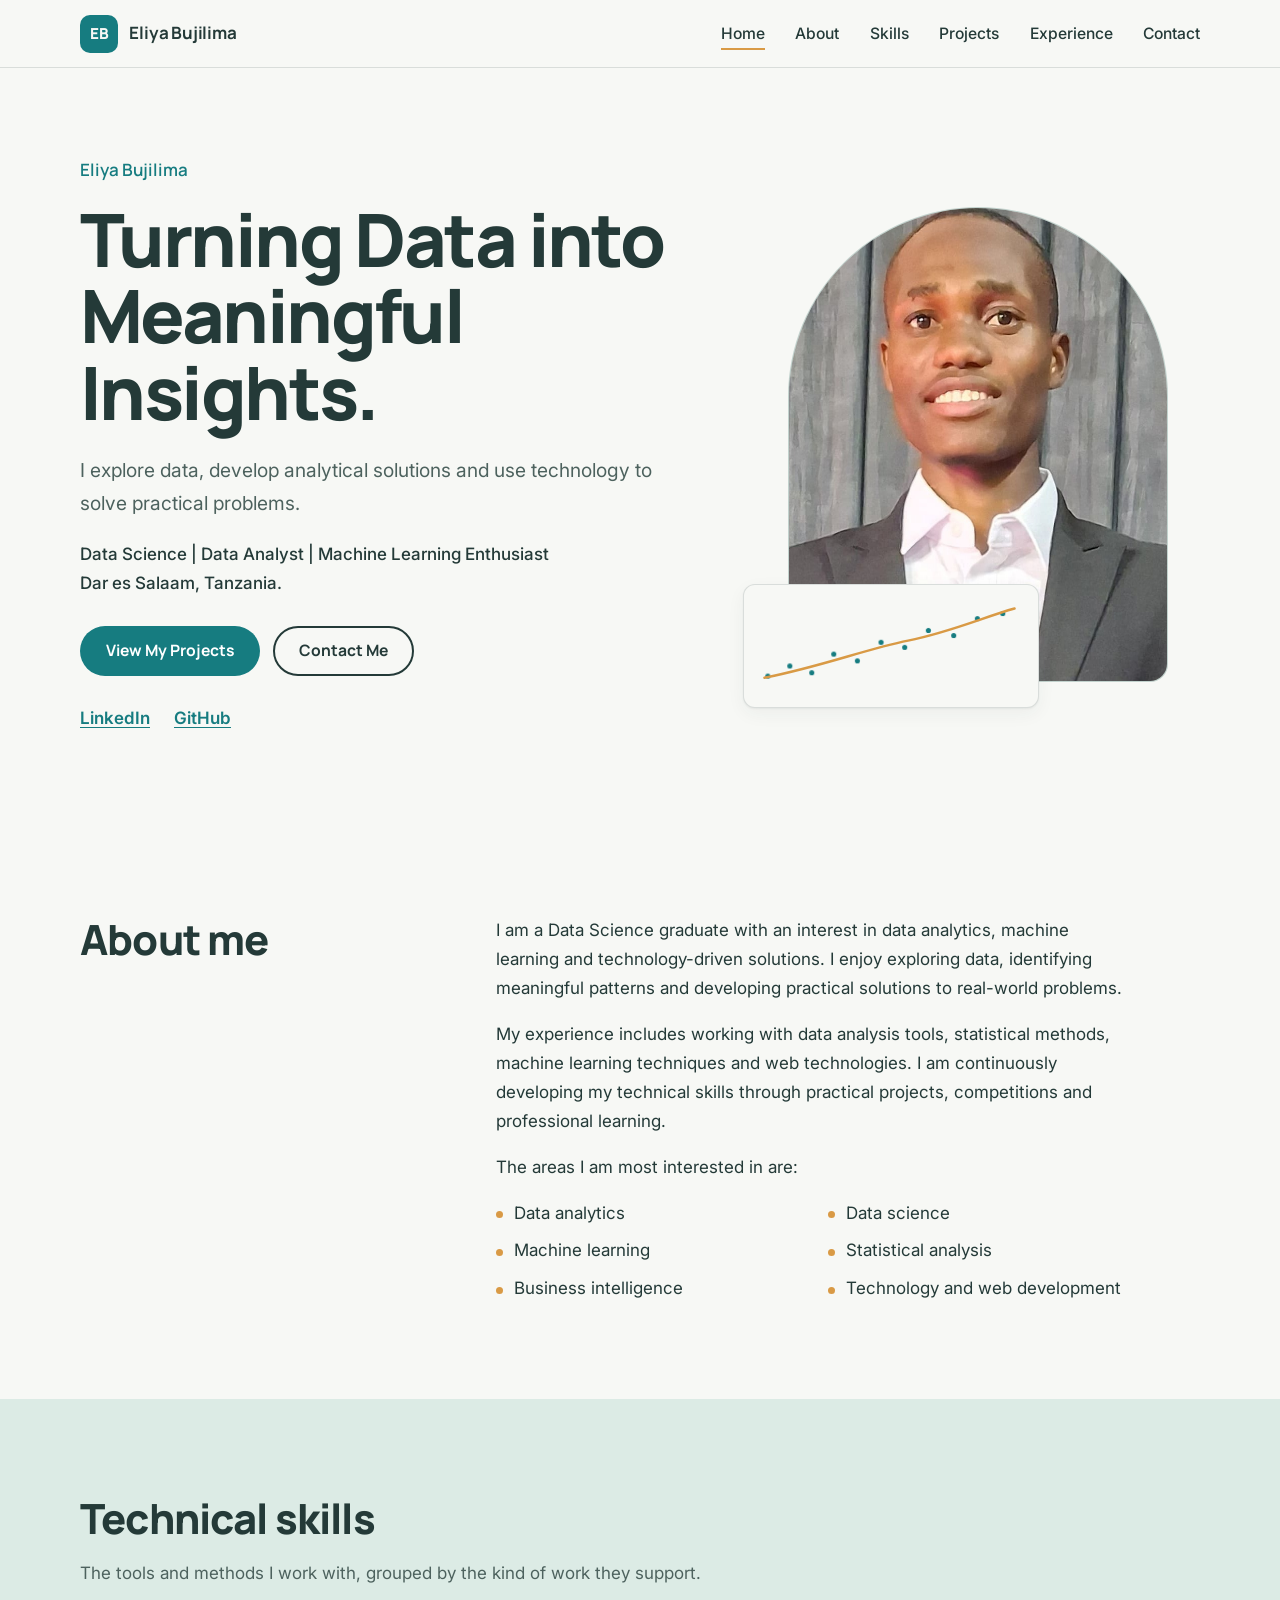
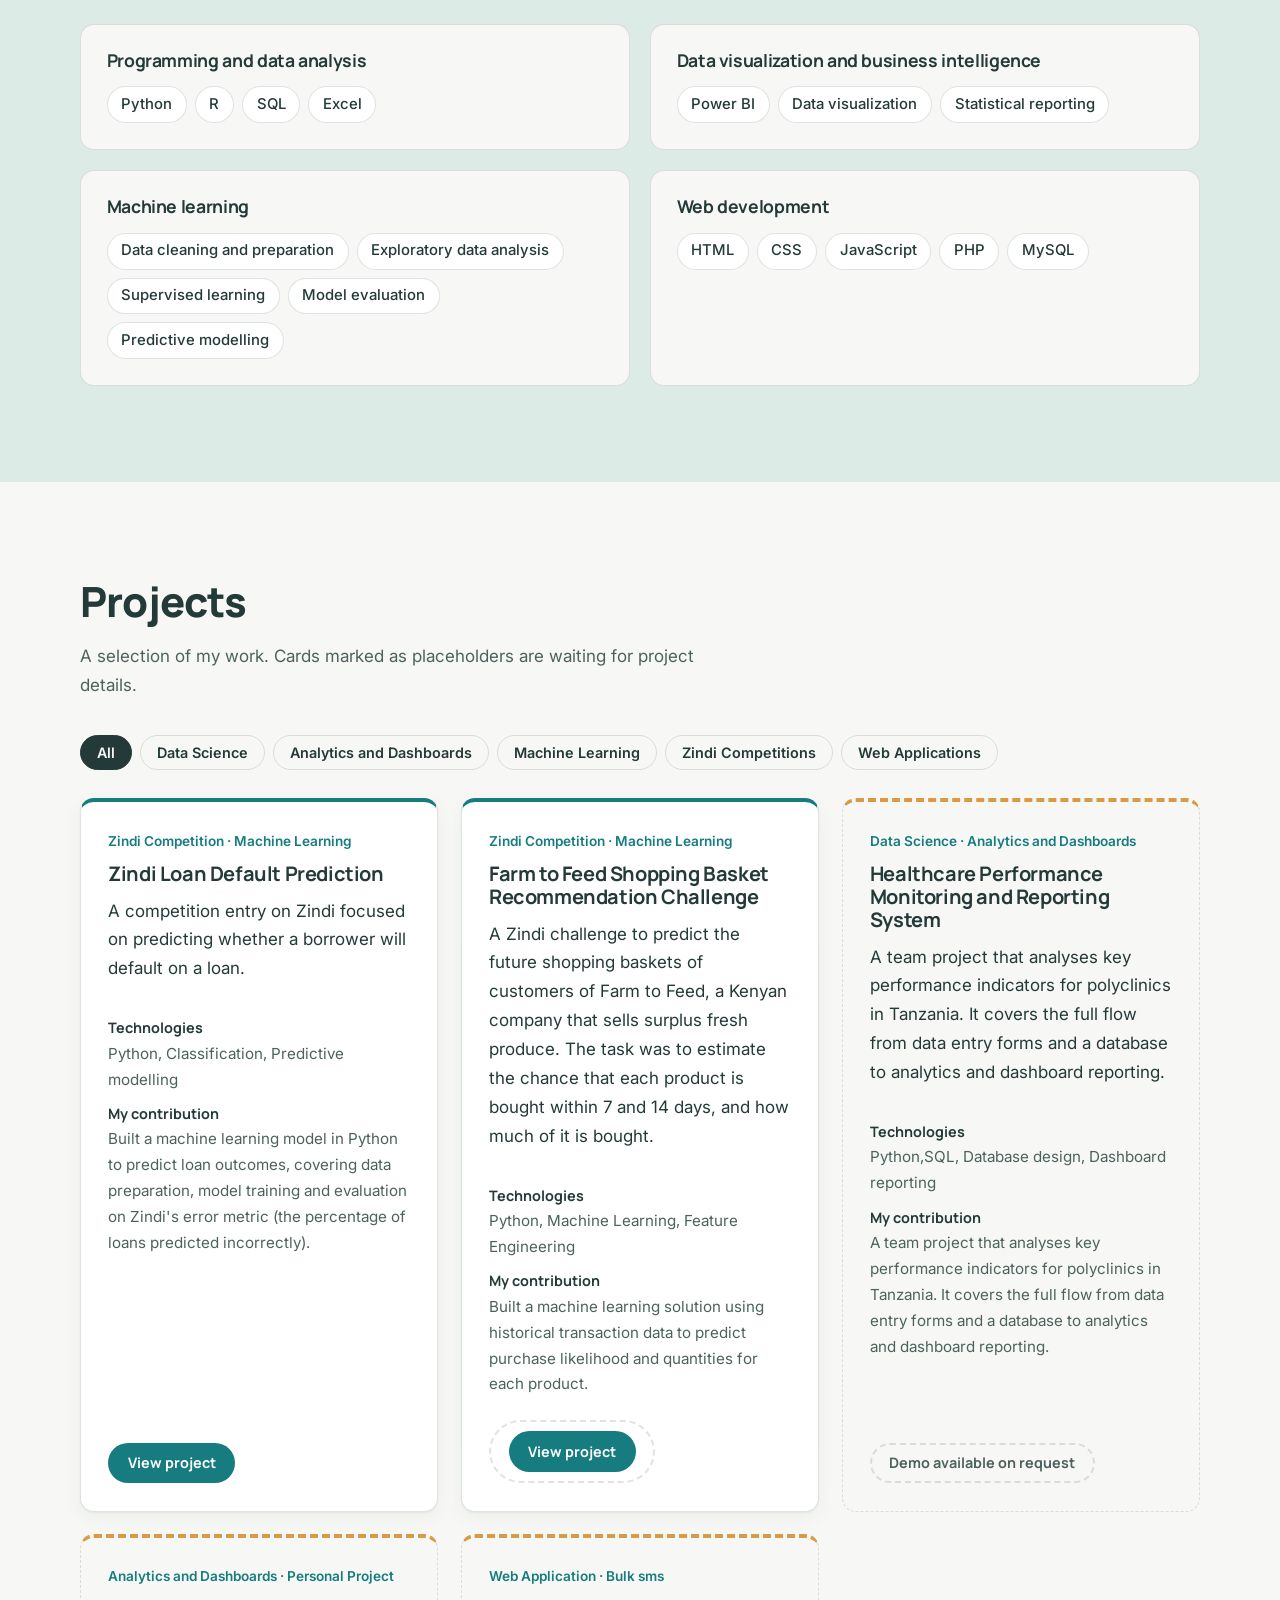
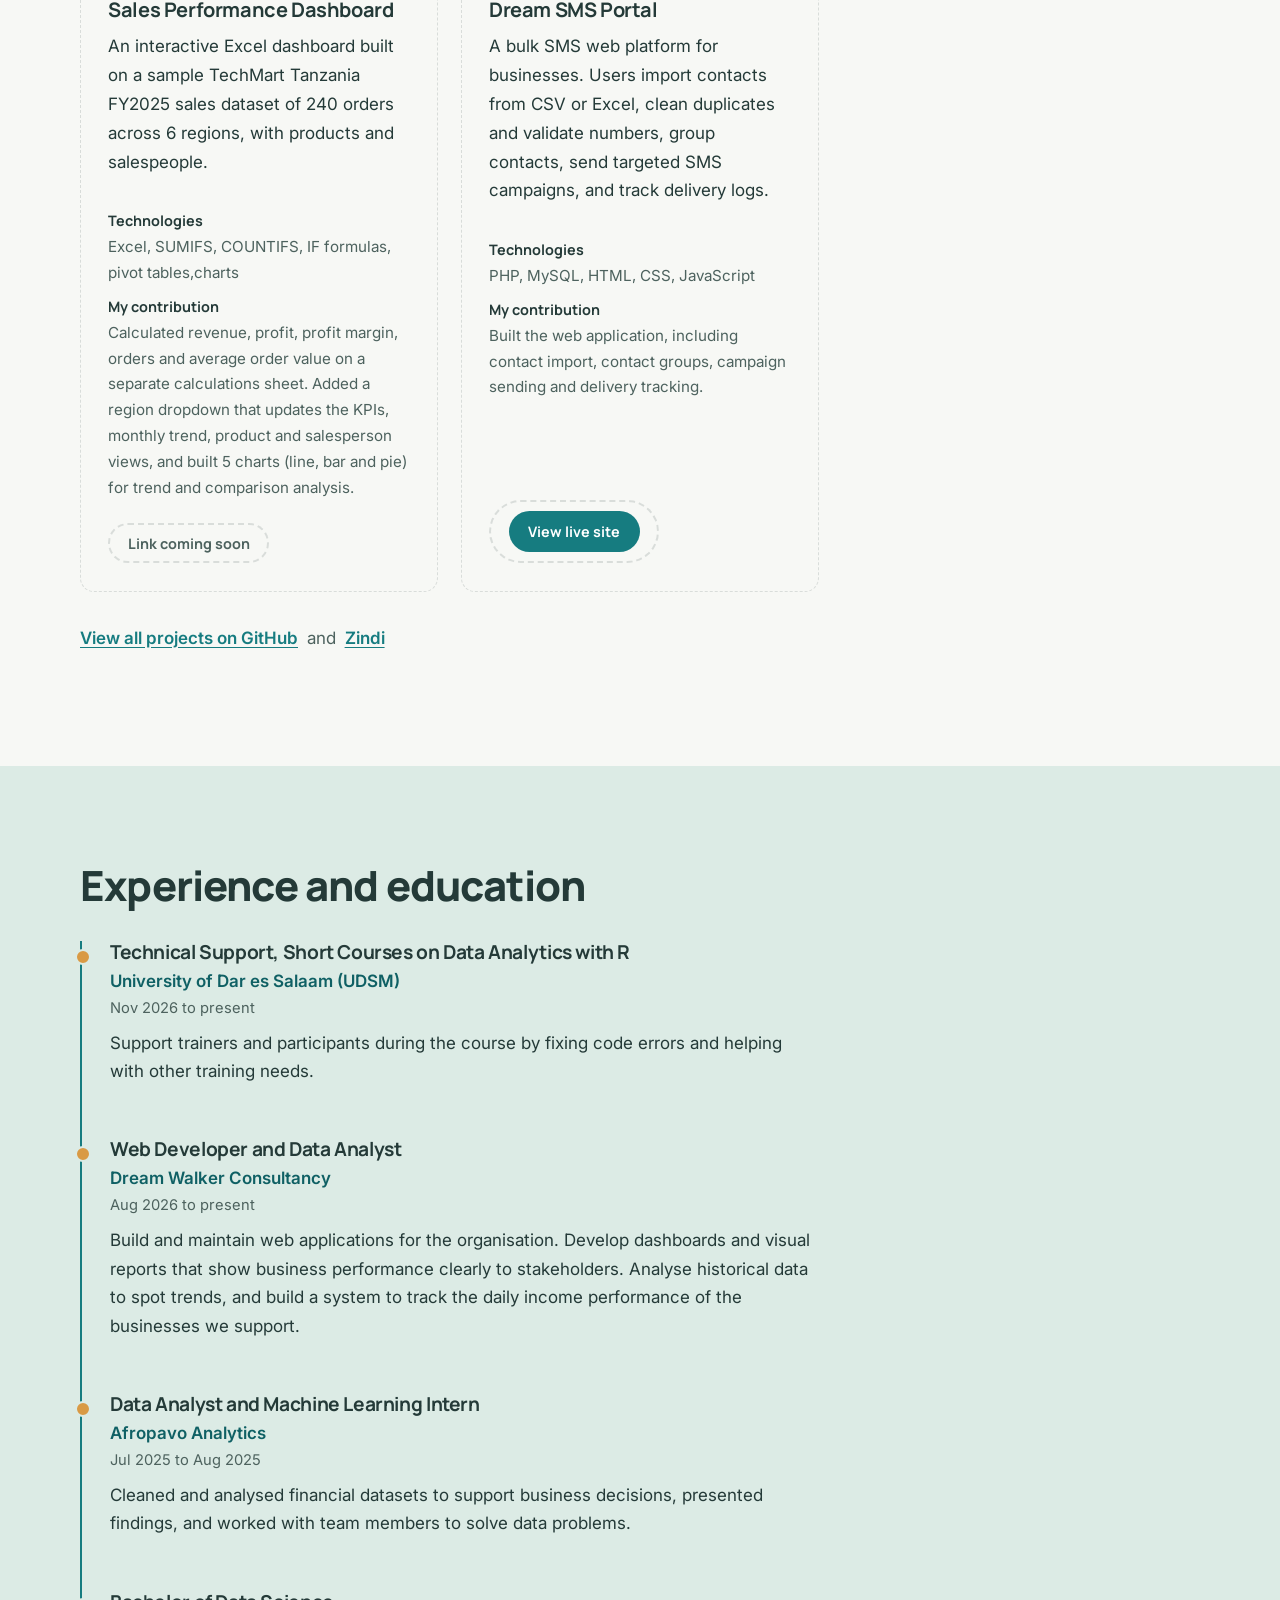
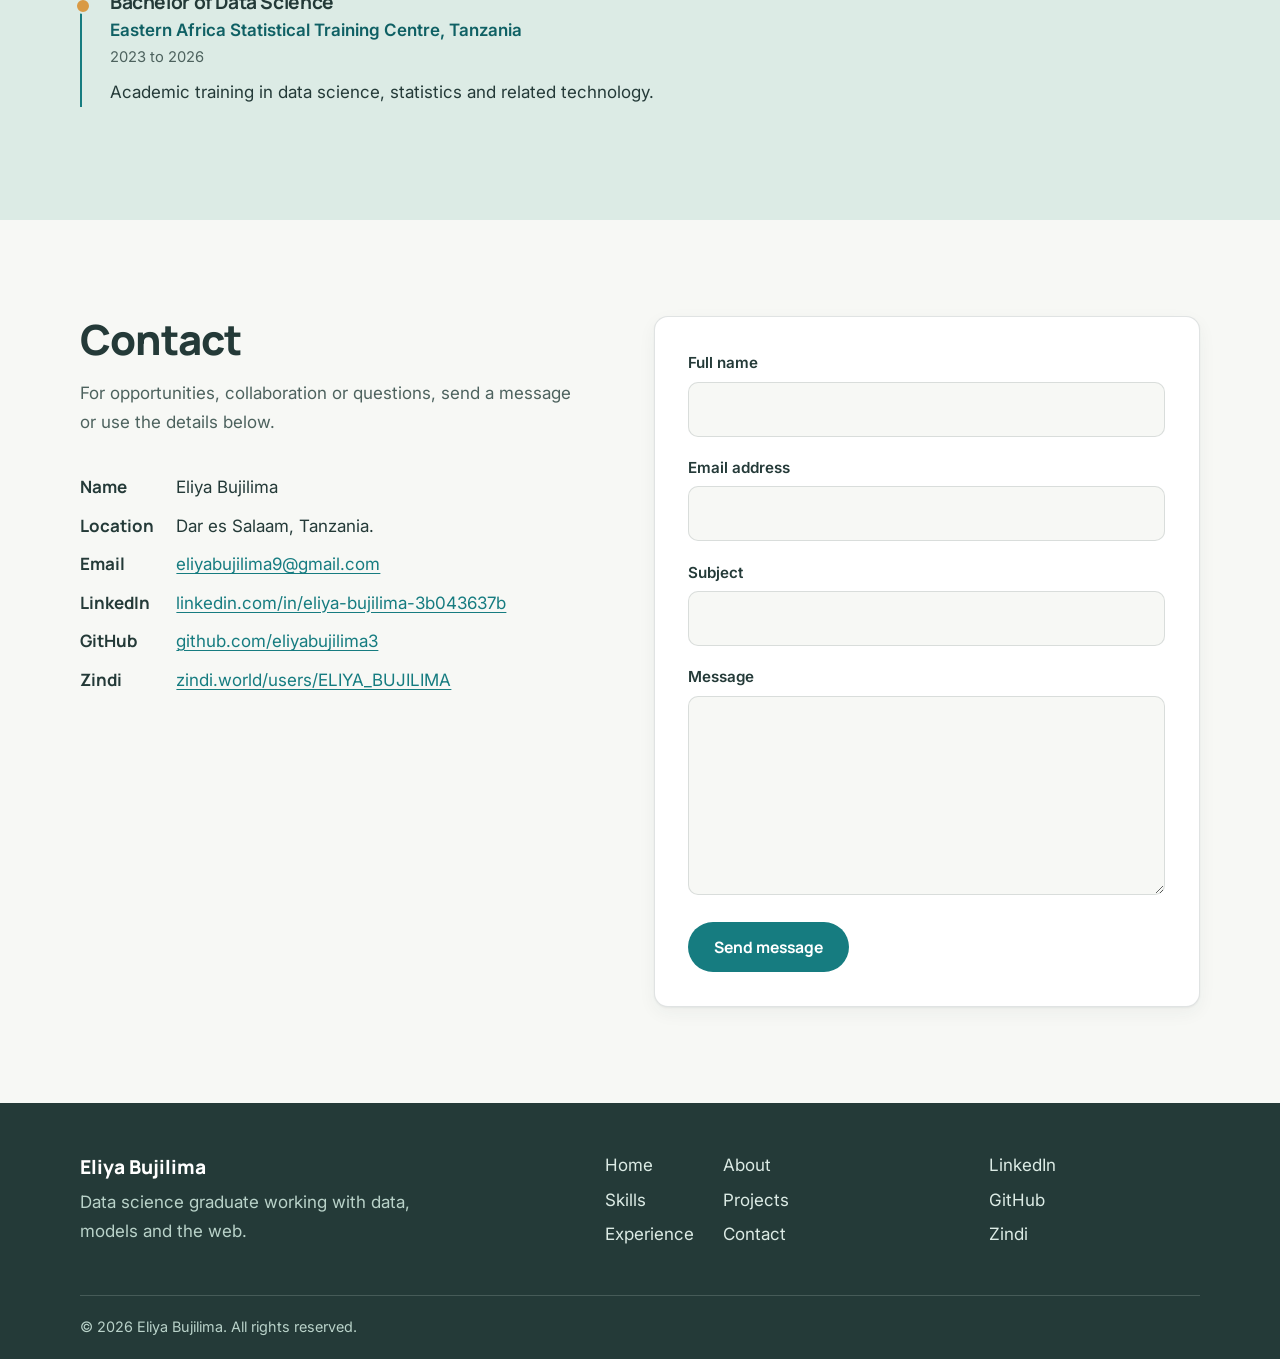
<file: index.html>
<!DOCTYPE html>
<html lang="en">
<head>
  <meta charset="UTF-8">
  <meta name="viewport" content="width=device-width, initial-scale=1">
  <title>Eliya Bujilima | Data Science and Analytics Portfolio</title>
  <meta name="description" content="Portfolio of Eliya Bujilima, a Data Science graduate in Dar es Salaam, Tanzania, working in data analytics, machine learning, statistics and web development.">
  <meta name="keywords" content="Eliya Bujilima, data science, data analyst, machine learning, Python, SQL, Power BI, Zindi, Tanzania, portfolio">
  <meta name="author" content="Eliya Bujilima">
  <meta name="theme-color" content="#F7F8F5">

  <!-- Open Graph. After deploying, replace YOUR-SITE with your Netlify address (see README) -->
  <meta property="og:type" content="website">
  <meta property="og:title" content="Eliya Bujilima | Data Science and Analytics">
  <meta property="og:description" content="Data analytics, machine learning and web projects by Eliya Bujilima, Dar es Salaam, Tanzania.">
  <meta property="og:image" content="https://YOUR-SITE.netlify.app/images/profile.jpg">
  <meta property="og:url" content="https://YOUR-SITE.netlify.app/">

  <link rel="icon" type="image/png" href="assets/favicon.png">
  <link rel="preconnect" href="https://fonts.googleapis.com">
  <link rel="preconnect" href="https://fonts.gstatic.com" crossorigin>
  <link href="https://fonts.googleapis.com/css2?family=Inter:wght@400;500;600&family=Manrope:wght@500;600;700;800&display=swap" rel="stylesheet">
  <link rel="stylesheet" href="css/style.css">
</head>
<body>
  <a class="skip-link" href="#main">Skip to content</a>

  <header class="site-header" id="top">
    <div class="container header-inner">
      <a class="brand" href="#home" aria-label="Eliya Bujilima, back to top">
        <span class="monogram" aria-hidden="true">EB</span>
        <span class="brand-name">Eliya Bujilima</span>
      </a>
      <button class="nav-toggle" id="navToggle" aria-expanded="false" aria-controls="siteNav">
        <span class="sr-only">Menu</span>
        <span class="bars" aria-hidden="true"></span>
      </button>
      <nav class="site-nav" id="siteNav" aria-label="Main">
        <ul>
          <li><a href="#home">Home</a></li>
          <li><a href="#about">About</a></li>
          <li><a href="#skills">Skills</a></li>
          <li><a href="#projects">Projects</a></li>
          <li><a href="#experience">Experience</a></li>
          <li><a href="#contact">Contact</a></li>
        </ul>
      </nav>
    </div>
  </header>

  <main id="main">
    <!-- HERO -->
    <section class="hero" id="home">
      <div class="container hero-grid">
        <div class="hero-copy">
          <p class="hero-name">Eliya Bujilima</p>
          <h1>Turning Data into Meaningful Insights.</h1>
          <p class="lead">I explore data, develop analytical solutions and use technology to solve practical problems.</p>
          <p class="hero-role">Data Science | Data Analyst | Machine Learning Enthusiast<br>Dar es Salaam, Tanzania.</p>
          <div class="btn-row">
            <a class="btn btn-primary" href="#projects">View My Projects</a>
            <a class="btn btn-ghost" href="#contact">Contact Me</a>
          </div>
          <ul class="social-row" aria-label="Profiles">
            <li><a href="https://linkedin.com/in/eliya-bujilima-3b043637b" target="_blank" rel="noopener noreferrer">LinkedIn</a></li>
            <li><a href="https://github.com/eliyabujilima3" target="_blank" rel="noopener noreferrer">GitHub</a></li>
          </ul>
        </div>

        <div class="hero-visual">
          <div class="photo-frame">
            <img src="images/profile.jpeg" alt="Portrait of Eliya Bujilima" width="800" height="1000" fetchpriority="high">
          </div>
          <!-- Scattered points resolving into a trend line: the one animated moment on the page -->
          <svg class="trend" viewBox="0 0 320 120" aria-hidden="true" focusable="false">
            <g class="trend-dots" fill="#167C80">
              <circle cx="14" cy="96" r="3"/><circle cx="40" cy="84" r="3"/><circle cx="66" cy="92" r="3"/>
              <circle cx="92" cy="70" r="3"/><circle cx="120" cy="78" r="3"/><circle cx="148" cy="56" r="3"/>
              <circle cx="176" cy="62" r="3"/><circle cx="204" cy="42" r="3"/><circle cx="234" cy="48" r="3"/>
              <circle cx="262" cy="28" r="3"/><circle cx="292" cy="22" r="3"/>
            </g>
            <path class="trend-line" d="M10 98 C 80 84, 130 64, 180 54 S 270 26, 306 16" fill="none" stroke="#D99A45" stroke-width="3" stroke-linecap="round"/>
          </svg>
        </div>
      </div>
    </section>

    <!-- ABOUT -->
    <section class="section" id="about">
      <div class="container about-grid">
        <div>
          <h2>About me</h2>
        </div>
        <div class="prose">
          <p>I am a Data Science graduate with an interest in data analytics, machine learning and technology-driven solutions. I enjoy exploring data, identifying meaningful patterns and developing practical solutions to real-world problems.</p>
          <p>My experience includes working with data analysis tools, statistical methods, machine learning techniques and web technologies. I am continuously developing my technical skills through practical projects, competitions and professional learning.</p>
          <p>The areas I am most interested in are:</p>
          <ul class="interest-list">
            <li>Data analytics</li>
            <li>Data science</li>
            <li>Machine learning</li>
            <li>Statistical analysis</li>
            <li>Business intelligence</li>
            <li>Technology and web development</li>
          </ul>
        </div>
      </div>
    </section>

    <!-- SKILLS -->
    <section class="section section-sage" id="skills">
      <div class="container">
        <h2>Technical skills</h2>
        <p class="section-intro">The tools and methods I work with, grouped by the kind of work they support.</p>
        <div class="skill-grid">
          <article class="skill-card">
            <h3>Programming and data analysis</h3>
            <ul class="chips"><li>Python</li><li>R</li><li>SQL</li><li>Excel</li></ul>
          </article>
          <article class="skill-card">
            <h3>Data visualization and business intelligence</h3>
            <ul class="chips"><li>Power BI</li><li>Data visualization</li><li>Statistical reporting</li></ul>
          </article>
          <article class="skill-card">
            <h3>Machine learning</h3>
            <ul class="chips"><li>Data cleaning and preparation</li><li>Exploratory data analysis</li><li>Supervised learning</li><li>Model evaluation</li><li>Predictive modelling</li></ul>
          </article>
          <article class="skill-card">
            <h3>Web development</h3>
            <ul class="chips"><li>HTML</li><li>CSS</li><li>JavaScript</li><li>PHP</li><li>MySQL</li></ul>
          </article>
        </div>
      </div>
    </section>

    <!-- PROJECTS -->
    <section class="section" id="projects">
      <div class="container">
        <h2>Projects</h2>
        <p class="section-intro">A selection of my work. Cards marked as placeholders are waiting for project details.</p>

        <div class="filters" role="group" aria-label="Filter projects by category">
          <button class="filter is-active" data-filter="all" aria-pressed="true">All</button>
          <button class="filter" data-filter="data-science" aria-pressed="false">Data Science</button>
          <button class="filter" data-filter="analytics" aria-pressed="false">Analytics and Dashboards</button>
          <button class="filter" data-filter="machine-learning" aria-pressed="false">Machine Learning</button>
          <button class="filter" data-filter="zindi" aria-pressed="false">Zindi Competitions</button>
          <button class="filter" data-filter="web" aria-pressed="false">Web Applications</button>
        </div>

        <div class="project-grid" id="projectGrid">

          <!-- Real project -->
          <article class="project-card" data-category="zindi machine-learning">
            <p class="project-type">Zindi Competition · Machine Learning</p>
            <h3>Zindi Loan Default Prediction</h3>
            <p>A competition entry on Zindi focused on predicting whether a borrower will default on a loan.</p>
            <dl class="project-meta">
              <dt>Technologies</dt>
              <dd>Python, Classification, Predictive modelling</dd>
              <dt>My contribution</dt>
              <dd>Built a machine learning model in Python to predict loan outcomes, covering data preparation, model training and evaluation on Zindi's error metric (the percentage of loans predicted incorrectly).</dd>
            </dl>
            <div class="card-actions">
              <a class="btn btn-small btn-primary" href="https://zindi.world/users/ELIYA_BUJILIMA" target="_blank" rel="noopener noreferrer">View project</a>
            </div>
          </article>

          <!-- Placeholders: copy the structure above, then edit -->
          <article class="project-card" data-category="machine-learning">
            <p class="project-type">Zindi Competition · Machine Learning</p>
            <h3>Farm to Feed Shopping Basket Recommendation Challenge</h3>
            <p>A Zindi challenge to predict the future shopping baskets of customers of Farm to Feed, a Kenyan company that sells surplus fresh produce. The task was to estimate the chance that each product is bought within 7 and 14 days, and how much of it is bought.</p>
            <dl class="project-meta">
              <dt>Technologies</dt>
              <dd>Python, Machine Learning, Feature Engineering</dd>
              <dt>My contribution</dt>
              <dd>Built a machine learning solution using historical transaction data to predict purchase likelihood and quantities for each product.</dd>
            </dl>
            <div class="card-actions">
              <span class="btn btn-small btn-disabled" aria-disabled="true"><a class="btn btn-small btn-primary" href="https://zindi.world/competitions/farm-to-feed-shopping-basket-recommendation-challenge" target="_blank" rel="noopener noreferrer">View project</a></span>
            </div>
          </article>

          <article class="project-card is-placeholder" data-category="data-science">
            <p class="project-type">Data Science · Analytics and Dashboards</p>
            <h3>Healthcare Performance Monitoring and Reporting System</h3>
            <p>A team project that analyses key performance indicators for polyclinics in Tanzania. It covers the full flow from data entry forms and a database to analytics and dashboard reporting.</p>
            <dl class="project-meta">
              <dt>Technologies</dt>
              <dd>Python,SQL, Database design, Dashboard reporting</dd>
              <dt>My contribution</dt>
              <dd>A team project that analyses key performance indicators for polyclinics in Tanzania. It covers the full flow from data entry forms and a database to analytics and dashboard reporting.</dd>
            </dl>
            <div class="card-actions">
              <span class="btn btn-small btn-disabled" aria-disabled="true">Demo available on request</span>
            </div>
          </article>

          <article class="project-card is-placeholder" data-category="analytics">
            <p class="project-type">Analytics and Dashboards · Personal Project</p>
            <h3>Sales Performance Dashboard</h3>
            <p>An interactive Excel dashboard built on a sample TechMart Tanzania FY2025 sales dataset of 240 orders across 6 regions, with products and salespeople.</p>
            <dl class="project-meta">
              <dt>Technologies</dt>
              <dd>Excel, SUMIFS, COUNTIFS, IF formulas, pivot tables,charts</dd>
              <dt>My contribution</dt>
              <dd>Calculated revenue, profit, profit margin, orders and average order value on a separate calculations sheet. Added a region dropdown that updates the KPIs, monthly trend, product and salesperson views, and built 5 charts (line, bar and pie) for trend and comparison analysis.</dd>
            </dl>
            <div class="card-actions">
              <span class="btn btn-small btn-disabled" aria-disabled="true">Link coming soon</span>
            </div>
          </article>

          <article class="project-card is-placeholder" data-category="web">
            <p class="project-type">Web Application · Bulk sms</p>
            <h3>Dream SMS Portal</h3>
            <p>A bulk SMS web platform for businesses. Users import contacts from CSV or Excel, clean duplicates and validate numbers, group contacts, send targeted SMS campaigns, and track delivery logs.</p>
            <dl class="project-meta">
              <dt>Technologies</dt>
              <dd>PHP, MySQL, HTML, CSS, JavaScript</dd>
              <dt>My contribution</dt>
              <dd>Built the web application, including contact import, contact groups, campaign sending and delivery tracking.</dd>
            </dl>
            <div class="card-actions">
              <span class="btn btn-small btn-disabled" aria-disabled="true"><a class="btn btn-small btn-primary" href="https://dreamtest.site" target="_blank" rel="noopener noreferrer">View live site</a></span>
            </div>
          </article>
        </div>

        <p class="empty-note" id="emptyNote" hidden>No projects in this category yet.</p>

        <p class="all-projects">
          <a href="https://github.com/eliyabujilima3" target="_blank" rel="noopener noreferrer">View all projects on GitHub</a>
          <span aria-hidden="true">and</span>
          <a href="https://zindi.world/users/ELIYA_BUJILIMA" target="_blank" rel="noopener noreferrer">Zindi</a>
        </p>
      </div>
    </section>

     <!-- EXPERIENCE -->
    <section class="section section-sage" id="experience">
      <div class="container">
        <h2>Experience and education</h2>
        <ol class="timeline">
          <li>
            <div class="tl-head">
              <h3>Technical Support, Short Courses on Data Analytics with R</h3>
              <p class="tl-org">University of Dar es Salaam (UDSM)</p>
              <p class="tl-date">Nov 2026 to present</p>
            </div>
            <p>Support trainers and participants during the course by fixing code errors and helping with other training needs.</p>
          </li>
          <li>
            <div class="tl-head">
              <h3>Web Developer and Data Analyst</h3>
              <p class="tl-org">Dream Walker Consultancy</p>
              <p class="tl-date">Aug 2026 to present</p>
            </div>
            <p>Build and maintain web applications for the organisation. Develop dashboards and visual reports that show business performance clearly to stakeholders. Analyse historical data to spot trends, and build a system to track the daily income performance of the businesses we support.</p>
          </li>
          <li>
            <div class="tl-head">
              <h3>Data Analyst and Machine Learning Intern</h3>
              <p class="tl-org">Afropavo Analytics</p>
              <p class="tl-date">Jul 2025 to Aug 2025</p>
            </div>
            <p>Cleaned and analysed financial datasets to support business decisions, presented findings, and worked with team members to solve data problems.</p>
          </li>
          <li>
            <div class="tl-head">
              <h3>Bachelor of Data Science</h3>
              <p class="tl-org">Eastern Africa Statistical Training Centre, Tanzania</p>
              <p class="tl-date">2023 to 2026</p>
            </div>
            <p>Academic training in data science, statistics and related technology.</p>
          </li>
        </ol>
      </div>
    </section>

    <!-- CONTACT -->
    <section class="section" id="contact">
      <div class="container contact-grid">
        <div>
          <h2>Contact</h2>
          <p class="section-intro">For opportunities, collaboration or questions, send a message or use the details below.</p>
          <dl class="contact-list">
            <dt>Name</dt><dd>Eliya Bujilima</dd>
            <dt>Location</dt><dd>Dar es Salaam, Tanzania.</dd>
            <dt>Email</dt><dd><a href="mailto:eliyabujilima9@gmail.com">eliyabujilima9@gmail.com</a></dd>
            <dt>LinkedIn</dt><dd><a href="https://linkedin.com/in/eliya-bujilima-3b043637b" target="_blank" rel="noopener noreferrer">linkedin.com/in/eliya-bujilima-3b043637b</a></dd>
            <dt>GitHub</dt><dd><a href="https://github.com/eliyabujilima3" target="_blank" rel="noopener noreferrer">github.com/eliyabujilima3</a></dd>
            <dt>Zindi</dt><dd><a href="https://zindi.world/users/ELIYA_BUJILIMA" target="_blank" rel="noopener noreferrer">zindi.world/users/ELIYA_BUJILIMA</a></dd>
          </dl>
        </div>

        <form class="contact-form" id="contactForm" action="https://formsubmit.co/eliyabujilima9@gmail.com" method="POST" novalidate>
          <!-- FormSubmit configuration -->
          <input type="hidden" name="_subject" value="New message from your portfolio">
          <input type="hidden" name="_template" value="table">
          <input type="hidden" name="_captcha" value="false">
          <input type="hidden" name="_next" id="nextUrl" value="thank-you.html">
          <!-- Spam honeypot: must stay empty. Real visitors never see it. -->
          <input type="text" name="_honey" tabindex="-1" autocomplete="off" class="hp" aria-hidden="true">

          <div class="field">
            <label for="name">Full name</label>
            <input type="text" id="name" name="name" autocomplete="name" required>
            <p class="field-error" id="nameError" role="alert"></p>
          </div>
          <div class="field">
            <label for="email">Email address</label>
            <input type="email" id="email" name="email" autocomplete="email" required>
            <p class="field-error" id="emailError" role="alert"></p>
          </div>
          <div class="field">
            <label for="subject">Subject</label>
            <input type="text" id="subject" name="subject" required>
            <p class="field-error" id="subjectError" role="alert"></p>
          </div>
          <div class="field">
            <label for="message">Message</label>
            <textarea id="message" name="message" rows="6" required></textarea>
            <p class="field-error" id="messageError" role="alert"></p>
          </div>

          <button type="submit" class="btn btn-primary" id="sendBtn">Send message</button>
          <p class="form-status" id="formStatus" role="status" aria-live="polite"></p>
        </form>
      </div>
    </section>
  </main>

  <footer class="site-footer">
    <div class="container footer-inner">
      <div>
        <p class="footer-name">Eliya Bujilima</p>
        <p class="footer-line">Data science graduate working with data, models and the web.</p>
      </div>
      <nav aria-label="Footer">
        <ul class="footer-links">
          <li><a href="#home">Home</a></li>
          <li><a href="#about">About</a></li>
          <li><a href="#skills">Skills</a></li>
          <li><a href="#projects">Projects</a></li>
          <li><a href="#experience">Experience</a></li>
          <li><a href="#contact">Contact</a></li>
        </ul>
      </nav>
      <ul class="footer-links">
        <li><a href="https://linkedin.com/in/eliya-bujilima-3b043637b" target="_blank" rel="noopener noreferrer">LinkedIn</a></li>
        <li><a href="https://github.com/eliyabujilima3" target="_blank" rel="noopener noreferrer">GitHub</a></li>
        <li><a href="https://zindi.world/users/ELIYA_BUJILIMA" target="_blank" rel="noopener noreferrer">Zindi</a></li>
      </ul>
    </div>
    <div class="container footer-base">
      <p>&copy; <span id="year">2026</span> Eliya Bujilima. All rights reserved.</p>
    </div>
  </footer>

  <script src="js/script.js"></script>
</body>
</html>
</file>
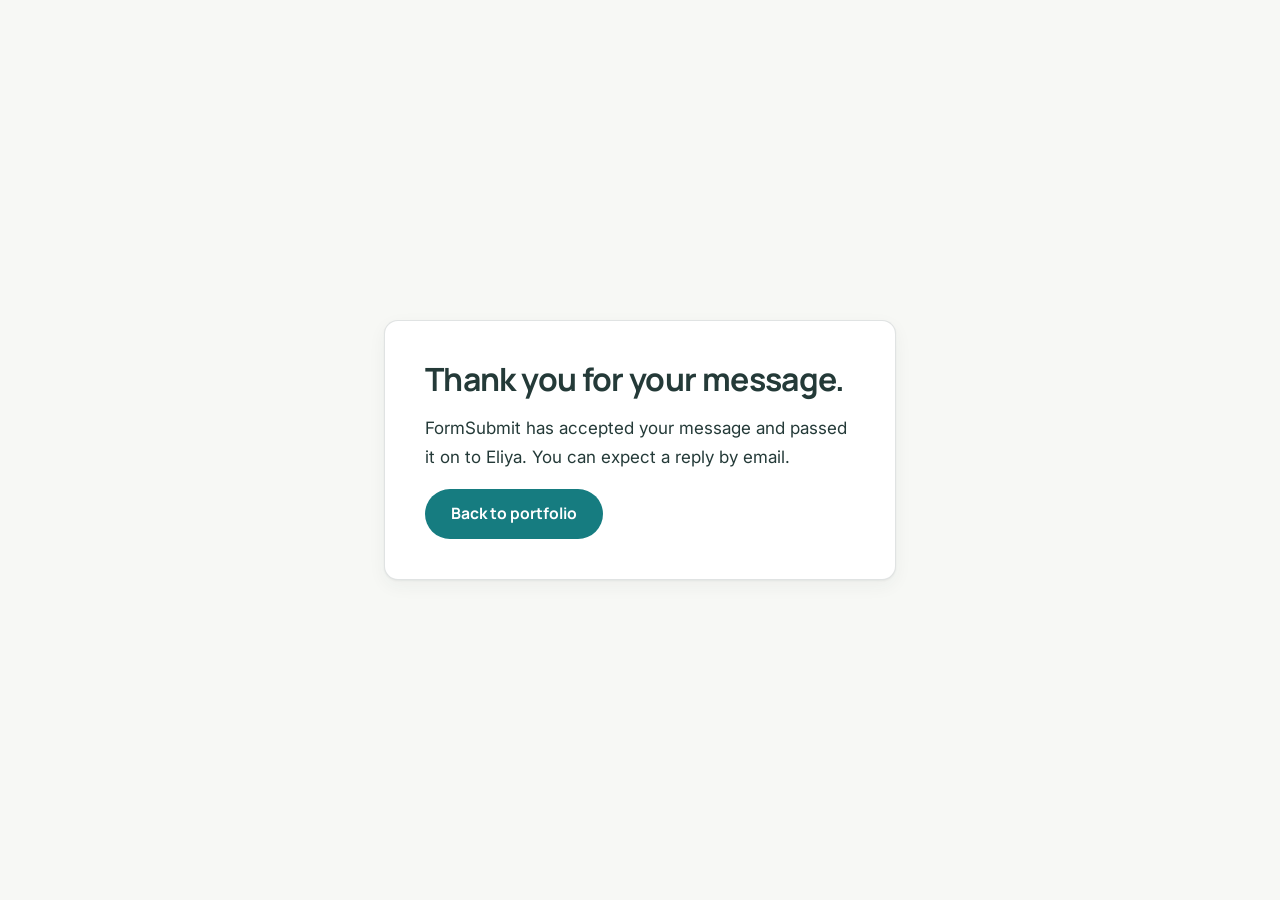
<file: thank-you.html>
<!DOCTYPE html>
<html lang="en">
<head>
  <meta charset="UTF-8">
  <meta name="viewport" content="width=device-width, initial-scale=1">
  <title>Message received | Eliya Bujilima</title>
  <meta name="robots" content="noindex">
  <link rel="icon" type="image/png" href="assets/favicon.png">
  <link rel="preconnect" href="https://fonts.googleapis.com">
  <link rel="preconnect" href="https://fonts.gstatic.com" crossorigin>
  <link href="https://fonts.googleapis.com/css2?family=Inter:wght@400;500;600&family=Manrope:wght@500;600;700;800&display=swap" rel="stylesheet">
  <link rel="stylesheet" href="css/style.css">
</head>
<body>
  <main class="thanks-wrap">
    <div class="thanks-card">
      <h1>Thank you for your message.</h1>
      <p>FormSubmit has accepted your message and passed it on to Eliya. You can expect a reply by email.</p>
      <a class="btn btn-primary" href="index.html">Back to portfolio</a>
    </div>
  </main>
</body>
</html>
</file>
<file: css/style.css>
:root {
  --bg: #F7F8F5;
  --ink: #243A38;
  --ink-soft: #4D625E;
  --teal: #167C80;
  --teal-dark: #0F6064;
  --sage: #DCEBE5;
  --amber: #D99A45;
  --white: #FFFFFF;
  --line: rgba(36, 58, 56, 0.14);
  --radius: 14px;
  --shadow: 0 1px 2px rgba(36, 58, 56, 0.06), 0 6px 18px rgba(36, 58, 56, 0.05);
  --font-head: "Manrope", system-ui, sans-serif;
  --font-body: "Inter", system-ui, sans-serif;
  --header-h: 68px;
}

*, *::before, *::after { box-sizing: border-box; }
html { scroll-behavior: smooth; scroll-padding-top: calc(var(--header-h) + 12px); }
body {
  margin: 0;
  background: var(--bg);
  color: var(--ink);
  font-family: var(--font-body);
  font-size: 1.0625rem;
  line-height: 1.7;
  overflow-x: hidden;
  -webkit-font-smoothing: antialiased;
}
img { max-width: 100%; height: auto; display: block; }
a { color: var(--teal); text-underline-offset: 3px; }
a:hover { color: var(--teal-dark); }
ul, ol { margin: 0; padding: 0; list-style: none; }
h1, h2, h3 { font-family: var(--font-head); line-height: 1.15; margin: 0; letter-spacing: -0.02em; }
p { margin: 0 0 1em; }
:focus-visible { outline: 3px solid var(--amber); outline-offset: 3px; border-radius: 4px; }

.container { width: min(1120px, 100% - 2.5rem); margin-inline: auto; }
.sr-only { position: absolute; width: 1px; height: 1px; overflow: hidden; clip: rect(0 0 0 0); white-space: nowrap; }
.skip-link { position: absolute; left: 1rem; top: -4rem; background: var(--ink); color: var(--white); padding: .6rem 1rem; border-radius: 8px; z-index: 100; }
.skip-link:focus { top: 1rem; }

/* Header */
.site-header {
  position: sticky; top: 0; z-index: 50;
  background: rgba(247, 248, 245, 0.92);
  backdrop-filter: blur(8px);
  border-bottom: 1px solid var(--line);
  height: var(--header-h);
}
.header-inner { display: flex; align-items: center; justify-content: space-between; height: 100%; }
.brand { display: flex; align-items: center; gap: .7rem; text-decoration: none; color: var(--ink); }
.monogram {
  display: grid; place-items: center; width: 38px; height: 38px;
  background: var(--teal); color: var(--bg);
  font-family: var(--font-head); font-weight: 800; font-size: .95rem;
  border-radius: 10px;
}
.brand-name { font-family: var(--font-head); font-weight: 700; letter-spacing: -0.01em; }
.site-nav ul { display: flex; gap: 1.9rem; }
.site-nav a {
  color: var(--ink); text-decoration: none; font-weight: 500; font-size: .98rem;
  padding: .3rem 0; border-bottom: 2px solid transparent;
  transition: border-color .2s ease, color .2s ease;
}
.site-nav a:hover { color: var(--teal); }
.site-nav a.is-active { border-bottom-color: var(--amber); }

.nav-toggle { display: none; background: none; border: 1px solid var(--line); border-radius: 10px; width: 44px; height: 44px; cursor: pointer; align-items: center; justify-content: center; }
.nav-toggle .bars, .nav-toggle .bars::before, .nav-toggle .bars::after {
  display: block; width: 20px; height: 2px; background: var(--ink); border-radius: 2px; transition: transform .2s ease, opacity .2s ease;
}
.nav-toggle .bars { position: relative; }
.nav-toggle .bars::before, .nav-toggle .bars::after { content: ""; position: absolute; left: 0; }
.nav-toggle .bars::before { top: -6px; }
.nav-toggle .bars::after { top: 6px; }
.nav-toggle[aria-expanded="true"] .bars { background: transparent; }
.nav-toggle[aria-expanded="true"] .bars::before { transform: translateY(6px) rotate(45deg); }
.nav-toggle[aria-expanded="true"] .bars::after { transform: translateY(-6px) rotate(-45deg); }

/* Buttons */
.btn {
  display: inline-block; font-family: var(--font-head); font-weight: 700; font-size: .98rem;
  padding: .85rem 1.5rem; border-radius: 999px; text-decoration: none; cursor: pointer;
  border: 2px solid transparent; transition: background .2s ease, color .2s ease, border-color .2s ease;
  line-height: 1.2; text-align: center;
}
.btn-primary { background: var(--teal); color: var(--white); }
.btn-primary:hover { background: var(--teal-dark); color: var(--white); }
.btn-ghost { border-color: var(--ink); color: var(--ink); background: transparent; }
.btn-ghost:hover { background: var(--ink); color: var(--bg); }
.btn-small { padding: .6rem 1.1rem; font-size: .9rem; }
.btn-disabled { background: transparent; border: 2px dashed var(--line); color: var(--ink-soft); cursor: not-allowed; }
.btn[disabled] { opacity: .6; cursor: wait; }

/* Hero */
.hero { padding: clamp(2.5rem, 7vw, 5.5rem) 0 clamp(3rem, 7vw, 5.5rem); }
.hero-grid { display: grid; grid-template-columns: 1.15fr .85fr; gap: clamp(2rem, 6vw, 5rem); align-items: center; }
.hero-name { font-family: var(--font-head); font-weight: 600; color: var(--teal); margin-bottom: 1rem; }
.hero h1 { font-weight: 800; font-size: clamp(2.5rem, 6.2vw, 4.6rem); line-height: 1.04; letter-spacing: -0.035em; max-width: 14ch; }
.lead { font-size: 1.2rem; color: var(--ink-soft); max-width: 36rem; margin: 1.5rem 0 1.25rem; }
.hero-role { font-weight: 500; margin-bottom: 1.75rem; }
.btn-row { display: flex; flex-wrap: wrap; gap: .8rem; margin-bottom: 1.75rem; }
.social-row { display: flex; gap: 1.5rem; }
.social-row a { font-weight: 600; }

.hero-visual { position: relative; justify-self: center; width: min(100%, 380px); }
.photo-frame {
  background: var(--sage); border-radius: 190px 190px 18px 18px; overflow: hidden;
  aspect-ratio: 4 / 5; border: 1px solid var(--line);
}
.photo-frame img { width: 100%; height: 100%; object-fit: cover; }
.trend {
  position: absolute; left: -12%; bottom: -26px; width: 78%;
  background: var(--bg); border: 1px solid var(--line); border-radius: 12px; padding: 10px 12px;
  box-shadow: var(--shadow);
}
.trend-line { stroke-dasharray: 360; stroke-dashoffset: 360; animation: draw 1.6s .5s ease-out forwards; }
.trend-dots circle { opacity: 0; animation: pop .4s ease-out forwards; }
.trend-dots circle:nth-child(1) { animation-delay: .10s; } .trend-dots circle:nth-child(2) { animation-delay: .18s; }
.trend-dots circle:nth-child(3) { animation-delay: .26s; } .trend-dots circle:nth-child(4) { animation-delay: .34s; }
.trend-dots circle:nth-child(5) { animation-delay: .42s; } .trend-dots circle:nth-child(6) { animation-delay: .50s; }
.trend-dots circle:nth-child(7) { animation-delay: .58s; } .trend-dots circle:nth-child(8) { animation-delay: .66s; }
.trend-dots circle:nth-child(9) { animation-delay: .74s; } .trend-dots circle:nth-child(10) { animation-delay: .82s; }
.trend-dots circle:nth-child(11) { animation-delay: .90s; }
@keyframes draw { to { stroke-dashoffset: 0; } }
@keyframes pop { to { opacity: 1; } }

/* Sections */
.section { padding: clamp(3.5rem, 8vw, 6rem) 0; }
.section-sage { background: var(--sage); }
.section h2 { font-size: clamp(1.9rem, 4vw, 2.6rem); font-weight: 800; margin-bottom: 1rem; }
.section-intro { color: var(--ink-soft); max-width: 40rem; margin-bottom: 2.25rem; }

.about-grid { display: grid; grid-template-columns: .8fr 1.6fr; gap: clamp(1.5rem, 5vw, 4rem); }
.prose { max-width: 40rem; }
.interest-list { display: grid; grid-template-columns: repeat(2, minmax(0, 1fr)); gap: .55rem 1.5rem; }
.interest-list li { padding-left: 1.1rem; position: relative; }
.interest-list li::before { content: ""; position: absolute; left: 0; top: .75em; width: 7px; height: 7px; border-radius: 50%; background: var(--amber); }

/* Skills */
.skill-grid { display: grid; grid-template-columns: repeat(2, minmax(0, 1fr)); gap: 1.25rem; }
.skill-card { background: var(--bg); border: 1px solid var(--line); border-radius: var(--radius); padding: 1.6rem; }
.skill-card h3 { font-size: 1.1rem; margin-bottom: 1rem; font-weight: 700; }
.chips { display: flex; flex-wrap: wrap; gap: .5rem; }
.chips li { background: var(--white); border: 1px solid var(--line); border-radius: 999px; padding: .3rem .85rem; font-size: .93rem; font-weight: 500; }

/* Projects */
.filters { display: flex; flex-wrap: wrap; gap: .5rem; margin-bottom: 1.75rem; }
.filter {
  font: 600 .9rem var(--font-body); color: var(--ink); background: transparent;
  border: 1px solid var(--line); border-radius: 999px; padding: .5rem 1rem; cursor: pointer;
  transition: background .2s ease, color .2s ease, border-color .2s ease;
}
.filter:hover { border-color: var(--teal); }
.filter.is-active { background: var(--ink); color: var(--bg); border-color: var(--ink); }

.project-grid { display: grid; grid-template-columns: repeat(auto-fill, minmax(min(100%, 320px), 1fr)); gap: 1.4rem; }
.project-card {
  background: var(--white); border: 1px solid var(--line); border-radius: var(--radius);
  padding: 1.7rem; box-shadow: var(--shadow); display: flex; flex-direction: column;
  border-top: 4px solid var(--teal);
}
.project-card.is-placeholder { background: transparent; border-style: dashed; border-top-style: dashed; border-top-color: var(--amber); box-shadow: none; }
.project-card[hidden] { display: none; }
.project-type { font-size: .85rem; font-weight: 600; color: var(--teal); margin-bottom: .6rem; }
.project-card h3 { font-size: 1.25rem; font-weight: 700; margin-bottom: .7rem; }
.project-meta { margin: .4rem 0 1.4rem; font-size: .95rem; }
.project-meta dt { font-weight: 700; font-family: var(--font-head); font-size: .9rem; margin-top: .6rem; }
.project-meta dd { margin: 0; color: var(--ink-soft); }
.card-actions { margin-top: auto; }
.empty-note { color: var(--ink-soft); }
.all-projects { margin-top: 2rem; font-weight: 600; }
.all-projects span { color: var(--ink-soft); font-weight: 400; margin: 0 .3rem; }

/* Timeline */
.timeline { position: relative; max-width: 46rem; margin-top: 2rem; padding-left: 1.75rem; border-left: 2px solid var(--teal); }
.timeline li { position: relative; padding-bottom: 2.2rem; }
.timeline li:last-child { padding-bottom: 0; }
.timeline li::before {
  content: ""; position: absolute; left: calc(-1.75rem - 7px); top: .45rem; width: 12px; height: 12px;
  background: var(--amber); border: 2px solid var(--sage); border-radius: 50%; box-sizing: content-box;
}
.tl-head h3 { font-size: 1.2rem; font-weight: 700; }
.tl-org { font-weight: 600; color: var(--teal-dark); margin: .2rem 0 0; }
.tl-date { color: var(--ink-soft); font-size: .92rem; margin: 0 0 .5rem; }

/* Contact */
.contact-grid { display: grid; grid-template-columns: 1fr 1.1fr; gap: clamp(2rem, 6vw, 5rem); align-items: start; }
.contact-list { margin: 0; display: grid; grid-template-columns: auto 1fr; gap: .6rem 1.4rem; }
.contact-list dt { font-family: var(--font-head); font-weight: 700; }
.contact-list dd { margin: 0; overflow-wrap: anywhere; }
.contact-form { background: var(--white); border: 1px solid var(--line); border-radius: var(--radius); padding: clamp(1.4rem, 3vw, 2.1rem); box-shadow: var(--shadow); }
.hp { position: absolute; left: -9999px; width: 1px; height: 1px; opacity: 0; }
.field { margin-bottom: 1.15rem; }
.field label { display: block; font-weight: 600; font-size: .95rem; margin-bottom: .35rem; }
.field input, .field textarea {
  width: 100%; font: inherit; color: var(--ink); background: var(--bg);
  border: 1.5px solid var(--line); border-radius: 10px; padding: .75rem .9rem;
  transition: border-color .2s ease, box-shadow .2s ease;
}
.field textarea { resize: vertical; min-height: 130px; }
.field input:focus, .field textarea:focus { outline: none; border-color: var(--teal); box-shadow: 0 0 0 3px rgba(22, 124, 128, 0.18); }
.field [aria-invalid="true"] { border-color: #B3402E; }
.field-error { color: #B3402E; font-size: .88rem; margin: .3rem 0 0; min-height: 0; }
.field-error:empty { display: none; }
.form-status { margin: 1rem 0 0; font-weight: 500; }
.form-status:empty { display: none; }
.form-status.is-error { color: #B3402E; background: #FBEEEA; border: 1px solid #E8BFB5; border-radius: 10px; padding: .8rem 1rem; }
.form-status.is-success { color: var(--teal-dark); background: var(--sage); border-radius: 10px; padding: .8rem 1rem; }

/* Footer */
.site-footer { background: var(--ink); color: #DCEBE5; padding-top: 3rem; }
.site-footer a { color: #DCEBE5; text-decoration: none; }
.site-footer a:hover { color: var(--amber); text-decoration: underline; }
.footer-inner { display: grid; grid-template-columns: 1.4fr 1fr .6fr; gap: 2rem; padding-bottom: 2rem; }
.footer-name { font-family: var(--font-head); font-weight: 800; font-size: 1.2rem; color: var(--white); margin-bottom: .3rem; }
.footer-line { color: #B9D2C9; max-width: 22rem; }
.footer-links { display: flex; flex-direction: column; gap: .35rem; }
nav .footer-links { display: grid; grid-template-columns: repeat(2, auto); justify-content: start; gap: .35rem 1.8rem; }
.footer-base { border-top: 1px solid rgba(220, 235, 229, 0.18); padding: 1.2rem 0; font-size: .9rem; color: #B9D2C9; }
.footer-base p { margin: 0; }

/* Thank-you page */
.thanks-wrap { min-height: 100vh; display: grid; place-items: center; padding: 2rem; }
.thanks-card { max-width: 32rem; background: var(--white); border: 1px solid var(--line); border-radius: var(--radius); padding: 2.5rem; box-shadow: var(--shadow); text-align: left; }
.thanks-card h1 { font-size: 2rem; margin-bottom: 1rem; }

/* Responsive */
@media (max-width: 860px) {
  .nav-toggle { display: inline-flex; }
  .site-nav {
    position: absolute; top: var(--header-h); left: 0; right: 0;
    background: var(--bg); border-bottom: 1px solid var(--line);
    display: none; padding: .75rem 1.25rem 1.25rem;
  }
  .site-nav.is-open { display: block; }
  .site-nav ul { flex-direction: column; gap: 0; }
  .site-nav a { display: block; padding: .85rem 0; border-bottom: 1px solid var(--line); }
  .site-nav a.is-active { border-bottom-color: var(--line); color: var(--teal); }

  .hero-grid, .about-grid, .contact-grid { grid-template-columns: 1fr; }
  .hero-visual { order: -1; width: min(78%, 300px); margin-bottom: 1.5rem; justify-self: start; }
  .trend { left: auto; right: -14%; }
  .skill-grid { grid-template-columns: 1fr; }
  .footer-inner { grid-template-columns: 1fr; }
}
@media (max-width: 480px) {
  .interest-list { grid-template-columns: 1fr; }
  .contact-list { grid-template-columns: 1fr; gap: .1rem; }
  .contact-list dd { margin-bottom: .8rem; }
  .brand-name { font-size: .95rem; }
  .btn-row .btn { flex: 1 1 100%; }
}
@media (prefers-reduced-motion: reduce) {
  html { scroll-behavior: auto; }
  .trend-line { animation: none; stroke-dashoffset: 0; }
  .trend-dots circle { animation: none; opacity: 1; }
  * { transition: none !important; }
}
</file>
